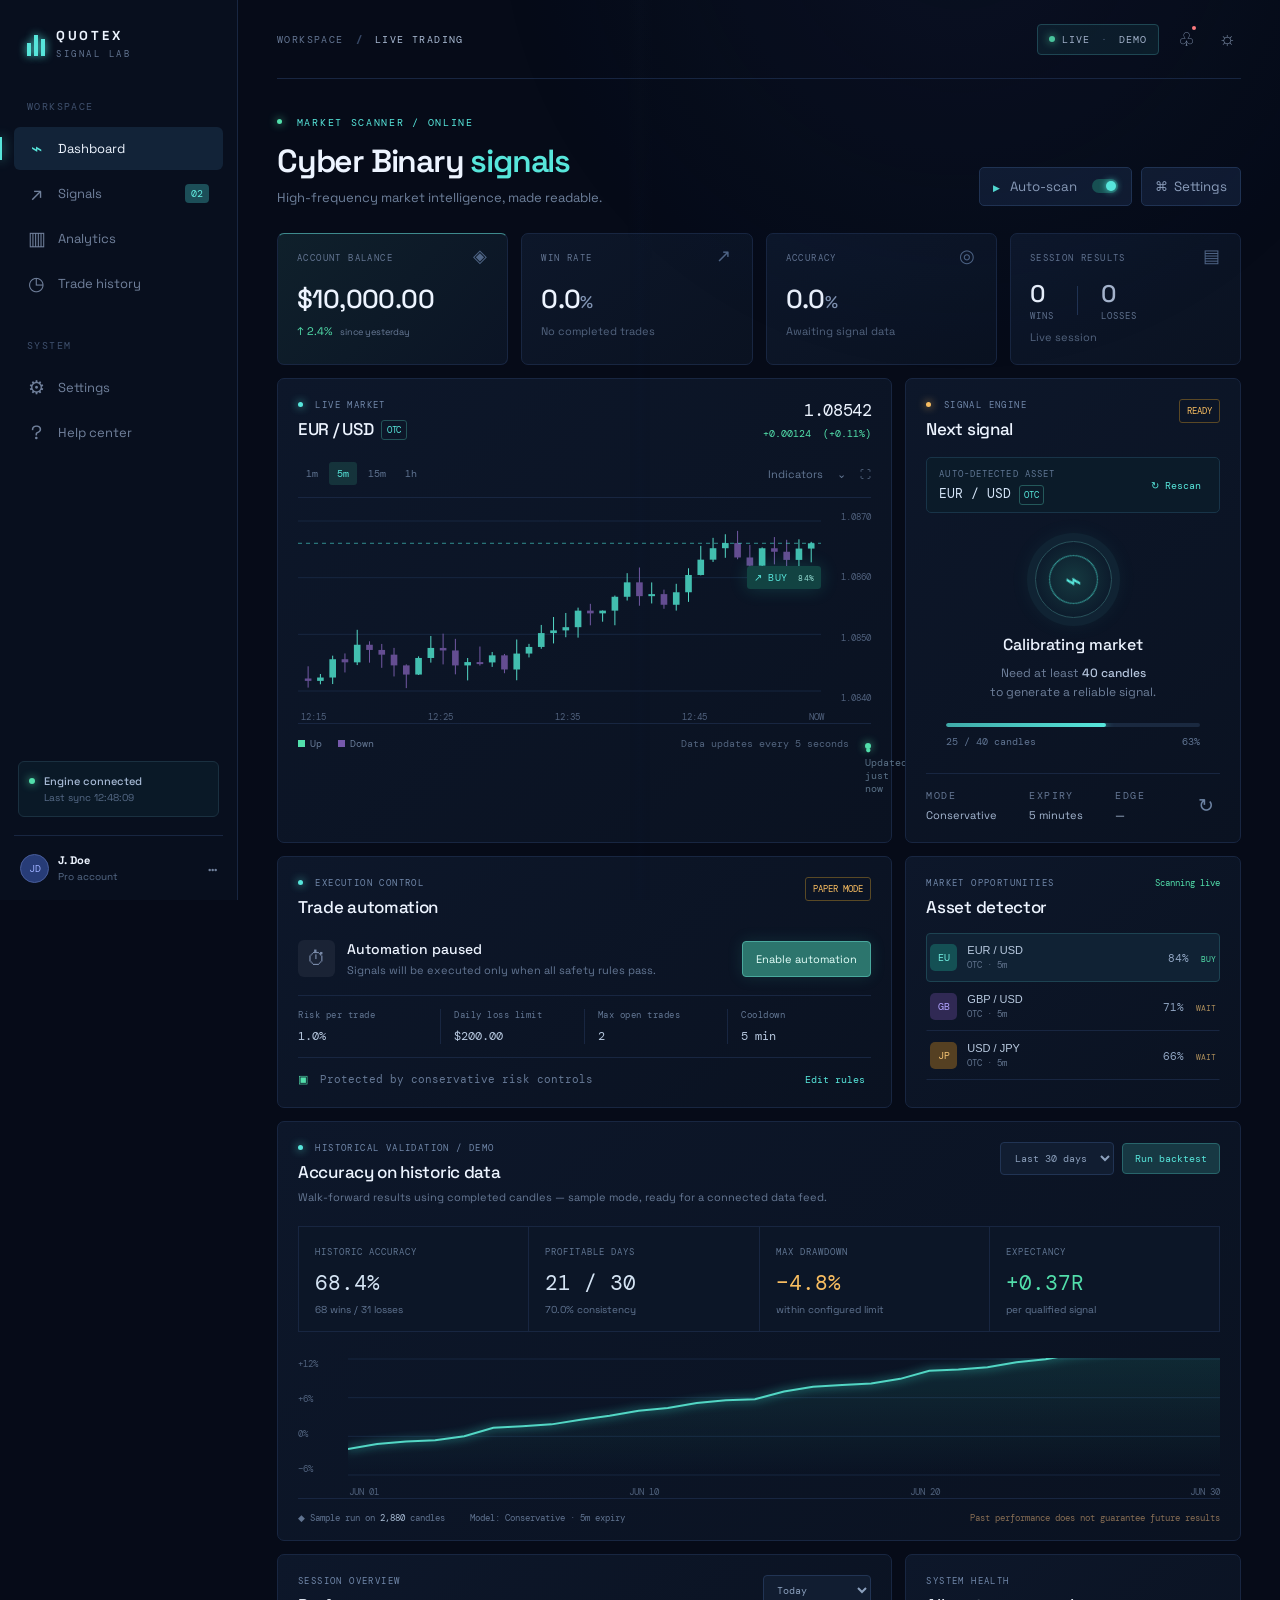
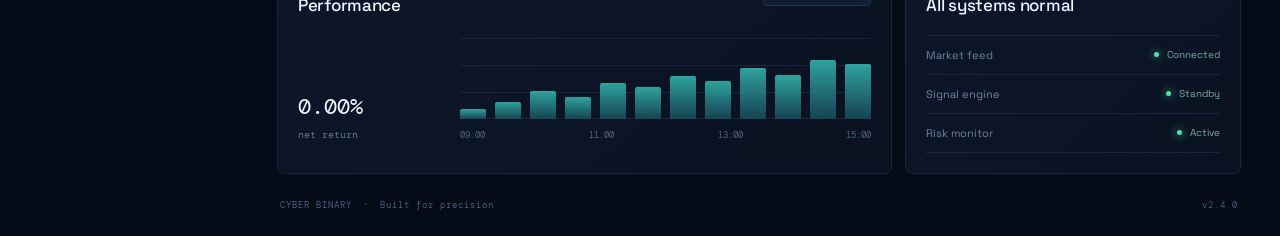
<file: index.html>
<!doctype html>
<html lang="en">
  <head>
    <meta charset="UTF-8" />
    <meta name="viewport" content="width=device-width, initial-scale=1.0" />
    <meta name="theme-color" content="#060b18" />
    <title>Quotex Signal Lab — Cyber Binary</title>
    <link rel="preconnect" href="https://fonts.googleapis.com" />
    <link rel="preconnect" href="https://fonts.gstatic.com" crossorigin />
    <link href="https://fonts.googleapis.com/css2?family=DM+Mono:wght@400;500&family=Space+Grotesk:wght@400;500;600;700&display=swap" rel="stylesheet" />
    <link rel="stylesheet" href="styles.css" />
  </head>
  <body>
    <div class="shell">
      <aside class="sidebar">
        <div class="brand">
          <div class="brand-mark"><span></span><span></span><span></span></div>
          <div><strong>QUOTEX</strong><small>SIGNAL LAB</small></div>
        </div>
        <div class="side-label">WORKSPACE</div>
        <nav>
          <a class="nav-item active" href="#overview"><span class="nav-icon">⌁</span>Dashboard</a>
          <a class="nav-item" href="#signals"><span class="nav-icon">↗</span>Signals <b class="nav-badge">02</b></a>
          <a class="nav-item" href="#analytics"><span class="nav-icon">▥</span>Analytics</a>
          <a class="nav-item" href="#history"><span class="nav-icon">◷</span>Trade history</a>
        </nav>
        <div class="side-label settings-label">SYSTEM</div>
        <nav>
          <a class="nav-item" href="#settings"><span class="nav-icon">⚙</span>Settings</a>
          <a class="nav-item" href="#help"><span class="nav-icon">?</span>Help center</a>
        </nav>
        <div class="sidebar-footer">
          <div class="connection"><i></i><span><b>Engine connected</b><small>Last sync 12:48:09</small></span></div>
          <div class="profile"><div class="avatar">JD</div><span><b>J. Doe</b><small>Pro account</small></span><span class="dots">···</span></div>
        </div>
      </aside>

      <main class="main" id="overview">
        <header class="topbar">
          <div class="crumbs"><span>WORKSPACE</span><b>/</b><strong>LIVE TRADING</strong></div>
          <div class="top-actions"><div class="live-pill"><i></i>LIVE <span>·</span> DEMO</div><button class="icon-btn" aria-label="Notifications">♧<em></em></button><button class="icon-btn" aria-label="Theme">☼</button></div>
        </header>

        <section class="hero">
          <div><div class="eyebrow"><span class="green-dot"></span> MARKET SCANNER / ONLINE</div><h1>Cyber Binary <span>signals</span></h1><p>High-frequency market intelligence, made readable.</p></div>
          <div class="hero-controls"><button class="control-btn" id="autoScanBtn"><span class="play">▶</span> Auto-scan <span class="switch on"><i></i></span></button><button class="control-btn" id="settingsBtn">⌘&nbsp; Settings</button></div>
        </section>

        <section class="stats-grid">
          <article class="stat-card accent"><div class="stat-top"><span>ACCOUNT BALANCE</span><span class="stat-icon">◈</span></div><div class="stat-value">$10,000.00</div><div class="stat-foot positive">↑ 2.4% <small>since yesterday</small></div></article>
          <article class="stat-card"><div class="stat-top"><span>WIN RATE</span><span class="stat-icon">↗</span></div><div class="stat-value">0.0<span class="unit">%</span></div><div class="stat-foot muted">No completed trades</div></article>
          <article class="stat-card"><div class="stat-top"><span>ACCURACY</span><span class="stat-icon">◎</span></div><div class="stat-value">0.0<span class="unit">%</span></div><div class="stat-foot muted">Awaiting signal data</div></article>
          <article class="stat-card compact"><div class="stat-top"><span>SESSION RESULTS</span><span class="stat-icon">▤</span></div><div class="result-row"><div><strong>0</strong><small>WINS</small></div><div class="result-divider"></div><div><strong class="loss">0</strong><small>LOSSES</small></div></div><div class="stat-foot muted">Live session</div></article>
        </section>

        <section class="workspace-grid">
          <article class="panel chart-panel">
            <div class="panel-header"><div><div class="panel-kicker"><span class="pulse"></span> LIVE MARKET</div><h2>EUR / USD <span class="pair-tag">OTC</span></h2></div><div class="market-price"><strong id="price">1.08542</strong><span class="positive">+0.00124&nbsp; (+0.11%)</span></div></div>
            <div class="chart-toolbar"><div class="timeframes"><button>1m</button><button class="selected">5m</button><button>15m</button><button>1h</button></div><div class="chart-tools"><span>Indicators</span><span>⌄</span><span>⛶</span></div></div>
            <div class="chart-wrap"><canvas id="chart" aria-label="EUR USD live candlestick chart"></canvas><div class="chart-axis"><span>1.0870</span><span>1.0860</span><span>1.0850</span><span>1.0840</span></div><div class="chart-time"><span>12:15</span><span>12:25</span><span>12:35</span><span>12:45</span><span>NOW</span></div><div class="chart-overlay"><span class="signal-marker">↗ BUY <small>84%</small></span></div></div>
            <div class="chart-footer"><span><i class="legend candle-up"></i>Up</span><span><i class="legend candle-down"></i>Down</span><span class="foot-note">Data updates every 5 seconds</span><span class="last-update">● Updated just now</span></div>
          </article>

          <article class="panel signal-panel" id="signals"><div class="panel-header signal-heading"><div><div class="panel-kicker"><span class="pulse amber"></span> SIGNAL ENGINE</div><h2>Next signal</h2></div><span class="confidence">READY</span></div><div class="asset-detect"><div><span class="asset-label">AUTO-DETECTED ASSET</span><strong id="assetName">EUR / USD <small>OTC</small></strong></div><button id="rescanBtn">↻ Rescan</button></div><div class="signal-empty"><div class="orb"><div class="orb-inner"><span>⌁</span></div></div><h3>Calibrating market</h3><p>Need at least <strong>40 candles</strong><br />to generate a reliable signal.</p><div class="progress-line"><span style="width: 63%"></span></div><div class="progress-label"><span>25 / 40 candles</span><span>63%</span></div></div><div class="signal-meta"><div><span>MODE</span><b>Conservative</b></div><div><span>EXPIRY</span><b>5 minutes</b></div><div><span>EDGE</span><b>—</b></div><button class="refresh" aria-label="Refresh scan">↻</button></div></article>
        </section>

        <section class="automation-grid" id="automation">
          <article class="panel automation-panel"><div class="panel-header"><div><div class="panel-kicker"><span class="pulse"></span> EXECUTION CONTROL</div><h2>Trade automation</h2></div><div class="paper-badge">PAPER MODE</div></div>
            <div class="automation-status"><div class="automation-icon">⏱</div><div><strong id="automationState">Automation paused</strong><p>Signals will be executed only when all safety rules pass.</p></div><button class="primary-btn" id="automationToggle">Enable automation</button></div>
            <div class="guardrails"><div><span>Risk per trade</span><b>1.0%</b></div><div><span>Daily loss limit</span><b>$200.00</b></div><div><span>Max open trades</span><b>2</b></div><div><span>Cooldown</span><b>5 min</b></div></div>
            <div class="safety-note">▣ <span>Protected by conservative risk controls</span><button id="editRisk">Edit rules</button></div>
          </article>
          <article class="panel watchlist-panel"><div class="panel-header"><div><div class="panel-kicker">MARKET OPPORTUNITIES</div><h2>Asset detector</h2></div><span class="scan-time">Scanning live</span></div>
            <div class="asset-list"><button class="asset-row selected" data-asset="EUR / USD" data-price="1.08542"><span class="asset-symbol">EU</span><span><b>EUR / USD</b><small>OTC · 5m</small></span><strong>84% <i>BUY</i></strong></button><button class="asset-row" data-asset="GBP / USD" data-price="1.26831"><span class="asset-symbol purple">GB</span><span><b>GBP / USD</b><small>OTC · 5m</small></span><strong>71% <i class="neutral">WAIT</i></strong></button><button class="asset-row" data-asset="USD / JPY" data-price="156.822"><span class="asset-symbol amber-icon">JP</span><span><b>USD / JPY</b><small>OTC · 5m</small></span><strong>66% <i class="neutral">WAIT</i></strong></button></div>
          </article>
        </section>

        <section class="backtest-panel panel" id="history">
          <div class="panel-header"><div><div class="panel-kicker"><span class="pulse"></span> HISTORICAL VALIDATION / DEMO</div><h2>Accuracy on historic data</h2><p class="panel-subtitle">Walk-forward results using completed candles — sample mode, ready for a connected data feed.</p></div><div class="backtest-controls"><select id="historyRange"><option value="7">Last 7 days</option><option value="30" selected>Last 30 days</option><option value="90">Last 90 days</option></select><button class="run-backtest" id="runBacktest">Run backtest</button></div></div>
          <div class="history-metrics"><div><span>HISTORIC ACCURACY</span><strong id="historyAccuracy">68.4%</strong><small>68 wins / 31 losses</small></div><div><span>PROFITABLE DAYS</span><strong id="profitableDays">21 / 30</strong><small>70.0% consistency</small></div><div><span>MAX DRAWDOWN</span><strong class="amber-text">−4.8%</strong><small>within configured limit</small></div><div><span>EXPECTANCY</span><strong class="green-text">+0.37R</strong><small>per qualified signal</small></div></div>
          <div class="history-chart"><div class="history-y"><span>+12%</span><span>+6%</span><span>0%</span><span>−6%</span></div><canvas id="historyCanvas"></canvas><div class="history-x"><span>JUN 01</span><span>JUN 10</span><span>JUN 20</span><span>JUN 30</span></div></div>
          <div class="history-foot"><span>◆ Sample run on <b id="candleCount">2,880</b> candles</span><span>Model: Conservative · 5m expiry</span><span class="disclaimer">Past performance does not guarantee future results</span></div>
        </section>
        <section class="lower-grid" id="analytics"><article class="panel performance"><div class="panel-header"><div><div class="panel-kicker">SESSION OVERVIEW</div><h2>Performance</h2></div><select><option>Today</option><option>This week</option></select></div><div class="performance-body"><div class="big-zero">0.00% <small>net return</small></div><div class="bar-chart"><div class="bar-grid"><i></i><i></i><i></i><i></i></div><div class="bars"><span style="height:13%"></span><span style="height:21%"></span><span style="height:35%"></span><span style="height:27%"></span><span style="height:45%"></span><span style="height:40%"></span><span style="height:53%"></span><span style="height:47%"></span><span style="height:63%"></span><span style="height:55%"></span><span style="height:73%"></span><span style="height:68%"></span></div><div class="bar-labels"><span>09:00</span><span>11:00</span><span>13:00</span><span>15:00</span></div></div></div></article><article class="panel quick-stats"><div class="panel-kicker">SYSTEM HEALTH</div><h2>All systems normal</h2><div class="health-list"><div><span>Market feed</span><b><i></i> Connected</b></div><div><span>Signal engine</span><b><i></i> Standby</b></div><div><span>Risk monitor</span><b><i></i> Active</b></div></div></article></section>
        <footer id="history">CYBER BINARY <span>•</span> Built for precision <span class="footer-right">v2.4.0</span></footer>
      </main>
    </div>
    <script src="app.js"></script>
  </body>
</html>
</file>
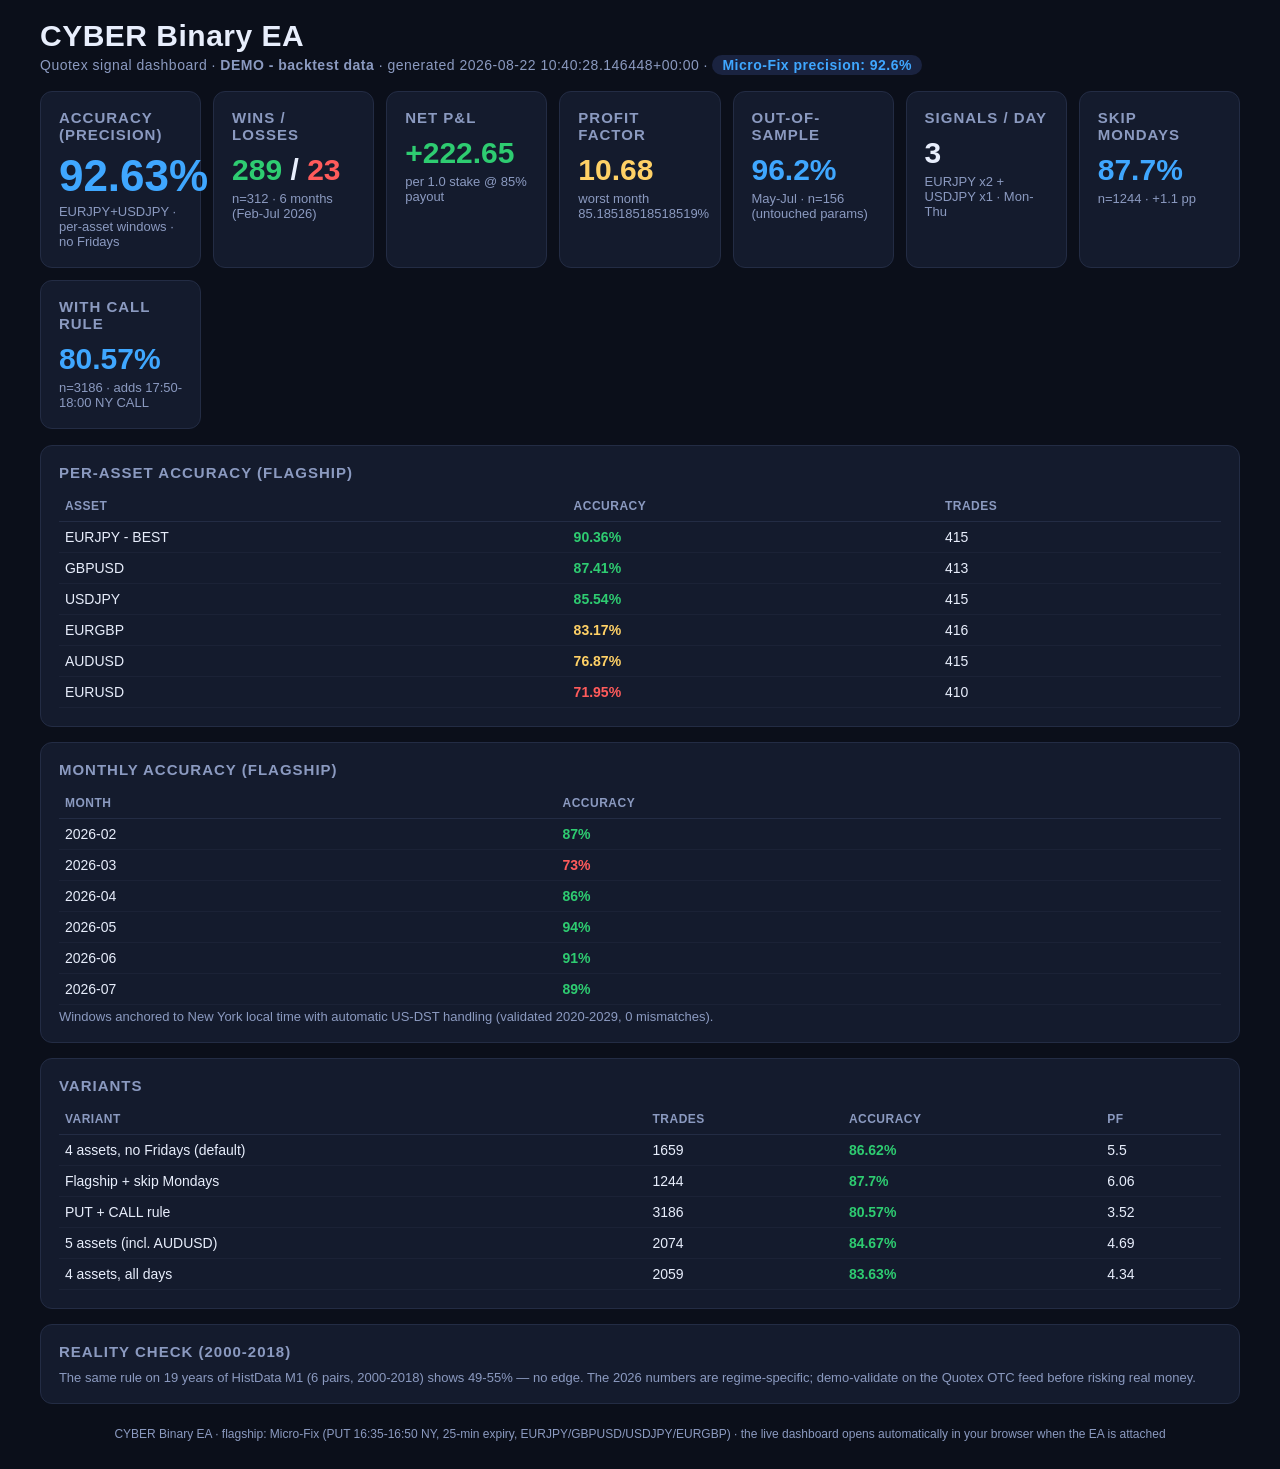
<file: dashboard/dashboard.html>
<!DOCTYPE html><html><head><meta charset='utf-8'>
<title>CYBER Binary EA - Quotex Signal Dashboard (demo)</title>
<style>

:root{--bg:#0b0f1a;--card:#141b2d;--line:#232c44;--txt:#e8eefc;--mut:#8b9ac0;
--win:#2ecc71;--loss:#ff5b5b;--acc:#3fa7ff;--put:#ff9f43;--call:#2ecc71;--gold:#ffd166}
*{box-sizing:border-box;margin:0;padding:0}
body{background:var(--bg);color:var(--txt);font-family:'Segoe UI',Arial,sans-serif;
padding:clamp(8px,1.5vw,24px);min-height:100vh}
.wrap{max-width:1200px;margin:0 auto;display:flex;flex-direction:column;gap:clamp(8px,1.2vw,16px)}
h1{font-size:clamp(18px,2.6vw,30px);letter-spacing:.5px}
h1 .sub{display:block;font-size:clamp(11px,1.3vw,14px);color:var(--mut);font-weight:400;margin-top:2px}
.grid{display:grid;grid-template-columns:repeat(auto-fit,minmax(150px,1fr));gap:clamp(6px,1vw,12px)}
.card{background:var(--card);border:1px solid var(--line);border-radius:12px;padding:clamp(10px,1.4vw,18px)}
.card h2{font-size:clamp(12px,1.4vw,15px);color:var(--mut);font-weight:600;text-transform:uppercase;
letter-spacing:1px;margin-bottom:clamp(6px,.8vw,10px)}
.big{font-size:clamp(26px,4vw,44px);font-weight:700;line-height:1.05}
.num{font-size:clamp(18px,2.6vw,30px);font-weight:700}
.small{font-size:clamp(10px,1.2vw,13px);color:var(--mut);margin-top:4px}
.win{color:var(--win)}.loss{color:var(--loss)}.acc{color:var(--acc)}
.gold{color:var(--gold)}.muted{color:var(--mut)}
.badge{display:inline-block;padding:2px 10px;border-radius:20px;font-size:clamp(11px,1.3vw,14px);
font-weight:600;background:#1a2340;color:var(--acc)}
table{width:100%;border-collapse:collapse;font-size:clamp(11px,1.2vw,14px)}
th{color:var(--mut);text-align:left;padding:8px 6px;border-bottom:1px solid var(--line);
text-transform:uppercase;font-size:clamp(10px,1.1vw,12px);letter-spacing:.5px}
td{padding:7px 6px;border-bottom:1px solid #1b2236}
.call{color:var(--call);font-weight:600}.put{color:var(--put);font-weight:600}
.win{color:var(--win);font-weight:700}.loss{color:var(--loss);font-weight:700}
.pend{color:var(--mut)}.tie{color:var(--gold)}
.foot{margin-top:auto;text-align:center;color:var(--mut);font-size:clamp(10px,1.1vw,12px);padding:8px}
@media(max-width:560px){.grid{grid-template-columns:repeat(2,1fr)}}

</style></head><body><div class='wrap'>
<h1>CYBER Binary EA<span class='sub'>Quotex signal dashboard &middot; <b>DEMO - backtest data</b> &middot; generated 2026-08-22 10:40:28.146448+00:00 &middot; <span class='badge'>Micro-Fix precision: 92.6%</span></span></h1>
<div class='grid'>
<div class='card'><h2>Accuracy (precision)</h2><div class='big'><span class='acc'>92.63%</span></div><div class='small'>EURJPY+USDJPY &middot; per-asset windows &middot; no Fridays</div></div>
<div class='card'><h2>Wins / Losses</h2><div class='num'><span class='win'>289</span> / <span class='loss'>23</span></div><div class='small'>n=312 &middot; 6 months (Feb-Jul 2026)</div></div>
<div class='card'><h2>Net P&amp;L</h2><div class='num'><span class='win'>+222.65</span></div><div class='small'>per 1.0 stake @ 85% payout</div></div>
<div class='card'><h2>Profit factor</h2><div class='num'><span class='gold'>10.68</span></div><div class='small'>worst month 85.18518518518519%</div></div>
<div class='card'><h2>Out-of-sample</h2><div class='num'><span class='acc'>96.2%</span></div><div class='small'>May-Jul &middot; n=156 (untouched params)</div></div>
<div class='card'><h2>Signals / day</h2><div class='num'><span class='num'>3</span></div><div class='small'>EURJPY x2 + USDJPY x1 &middot; Mon-Thu</div></div>
<div class='card'><h2>Skip Mondays</h2><div class='num'><span class='acc'>87.7%</span></div><div class='small'>n=1244 &middot; +1.1 pp</div></div>
<div class='card'><h2>With CALL rule</h2><div class='num'><span class='acc'>80.57%</span></div><div class='small'>n=3186 &middot; adds 17:50-18:00 NY CALL</div></div>
</div>
<div class='card'><h2>Per-asset accuracy (flagship)</h2><table><thead><tr><th>Asset</th><th>Accuracy</th><th>Trades</th></tr></thead><tbody>
<tr><td>EURJPY - BEST</td><td class='win'><b>90.36%</b></td><td>415</td></tr>
<tr><td>GBPUSD</td><td class='win'><b>87.41%</b></td><td>413</td></tr>
<tr><td>USDJPY</td><td class='win'><b>85.54%</b></td><td>415</td></tr>
<tr><td>EURGBP</td><td class='gold'><b>83.17%</b></td><td>416</td></tr>
<tr><td>AUDUSD</td><td class='gold'><b>76.87%</b></td><td>415</td></tr>
<tr><td>EURUSD</td><td class='loss'><b>71.95%</b></td><td>410</td></tr>
</tbody></table></div>
<div class='card'><h2>Monthly accuracy (flagship)</h2><table><thead><tr><th>Month</th><th>Accuracy</th></tr></thead><tbody>
<tr><td>2026-02</td><td class='win'><b>87%</b></td></tr>
<tr><td>2026-03</td><td class='loss'><b>73%</b></td></tr>
<tr><td>2026-04</td><td class='win'><b>86%</b></td></tr>
<tr><td>2026-05</td><td class='win'><b>94%</b></td></tr>
<tr><td>2026-06</td><td class='win'><b>91%</b></td></tr>
<tr><td>2026-07</td><td class='win'><b>89%</b></td></tr>
</tbody></table>
<div class='small'>Windows anchored to New York local time with automatic US-DST handling (validated 2020-2029, 0 mismatches).</div></div>
<div class='card'><h2>Variants</h2><table><thead><tr><th>Variant</th><th>Trades</th><th>Accuracy</th><th>PF</th></tr></thead><tbody>
<tr><td>4 assets, no Fridays (default)</td><td>1659</td><td class='win'><b>86.62%</b></td><td>5.5</td></tr>
<tr><td>Flagship + skip Mondays</td><td>1244</td><td class='win'><b>87.7%</b></td><td>6.06</td></tr>
<tr><td>PUT + CALL rule</td><td>3186</td><td class='win'><b>80.57%</b></td><td>3.52</td></tr>
<tr><td>5 assets (incl. AUDUSD)</td><td>2074</td><td class='win'><b>84.67%</b></td><td>4.69</td></tr>
<tr><td>4 assets, all days</td><td>2059</td><td class='win'><b>83.63%</b></td><td>4.34</td></tr>
</tbody></table></div>
<div class='card'><h2>Reality check (2000-2018)</h2><div class='small'>The same rule on 19 years of HistData M1 (6 pairs, 2000-2018) shows 49-55% — no edge. The 2026 numbers are regime-specific; demo-validate on the Quotex OTC feed before risking real money.</div></div>
<div class='foot'>CYBER Binary EA &middot; flagship: Micro-Fix (PUT 16:35-16:50 NY, 25-min expiry, EURJPY/GBPUSD/USDJPY/EURGBP) &middot; the live dashboard opens automatically in your browser when the EA is attached</div>
</div></body></html>
</file>
<file: styles.css>
:root{--bg:#060b18;--panel:#0c1425;--panel2:#0a1120;--line:#182641;--line2:#213454;--text:#edf4ff;--muted:#71819c;--dim:#4c5c78;--cyan:#57e6db;--green:#52dfab;--amber:#f8bd61;--purple:#907dff}*{box-sizing:border-box}html{scroll-behavior:smooth}body{margin:0;background:var(--bg);color:var(--text);font-family:'Space Grotesk',sans-serif;font-size:13px}body:before{content:"";position:fixed;inset:0;pointer-events:none;background:radial-gradient(circle at 75% -10%,#17264b44,transparent 34%),linear-gradient(90deg,#fff0 0 49%,#24335408 50%,#fff0 51%);opacity:.8}.shell{display:flex;min-height:100vh}.sidebar{width:238px;flex:none;border-right:1px solid var(--line);background:#080f1e;padding:27px 14px 17px;display:flex;flex-direction:column;position:fixed;top:0;bottom:0}.brand{display:flex;align-items:center;gap:11px;padding:0 13px 39px}.brand strong{font-size:13px;letter-spacing:2.7px;font-weight:700;display:block}.brand small{font:9px 'DM Mono';letter-spacing:2.5px;color:#647693}.brand-mark{display:flex;gap:3px;height:24px;align-items:end}.brand-mark span{display:block;width:4px;background:var(--cyan);box-shadow:0 0 9px var(--cyan)}.brand-mark span:nth-child(1){height:13px}.brand-mark span:nth-child(2){height:21px}.brand-mark span:nth-child(3){height:17px}.side-label,.panel-kicker,.stat-top,.crumbs,.signal-meta span{font:10px 'DM Mono',monospace;letter-spacing:1.4px;color:#647693}.side-label{padding:0 13px 12px;color:#3f506d}.settings-label{margin-top:32px}.nav-item{height:43px;padding:0 14px;display:flex;align-items:center;gap:13px;color:#71819c;text-decoration:none;border-radius:6px;margin:2px 0;position:relative}.nav-item:hover{background:#101c31;color:#c9d8ee}.nav-item.active{background:#122338;color:#eef5ff}.nav-item.active:before{content:"";position:absolute;left:-14px;top:10px;bottom:10px;width:2px;background:var(--cyan);box-shadow:0 0 12px var(--cyan)}.nav-icon{font-size:19px;width:17px;text-align:center;color:#71819c}.active .nav-icon{color:var(--cyan)}.nav-badge{margin-left:auto;background:#1c4e58;color:#63ede2;padding:3px 6px;border-radius:4px;font:10px 'DM Mono'}.sidebar-footer{margin-top:auto}.connection{border:1px solid #1a3040;background:#0a1927;border-radius:6px;padding:12px 10px;display:flex;gap:9px;align-items:flex-start;margin:0 4px 18px}.connection i,.live-pill i,.last-update,.health-list i{display:inline-block;width:6px;height:6px;border-radius:50%;background:var(--green);box-shadow:0 0 8px var(--green);margin-top:4px}.connection b,.connection small,.profile b,.profile small{display:block}.connection b{font-size:11px;font-weight:500;color:#a6b9d4}.connection small,.profile small{font-size:10px;color:#566a87;margin-top:3px}.profile{border-top:1px solid var(--line);padding:17px 6px 0;display:flex;align-items:center;gap:9px}.avatar{background:#273c77;color:#9cafff;border:1px solid #485d9b;width:29px;height:29px;border-radius:50%;display:grid;place-items:center;font:10px 'DM Mono'}.profile b{font-size:11px}.dots{margin-left:auto;color:#71819c;font-size:18px}.main{margin-left:238px;max-width:1500px;width:calc(100% - 238px);padding:0 39px 25px}.topbar{height:79px;border-bottom:1px solid var(--line);display:flex;align-items:center;justify-content:space-between}.crumbs{display:flex;gap:12px;align-items:center;font-size:10px}.crumbs b{color:#374866}.crumbs strong{color:#a9bad3;font-weight:400}.top-actions{display:flex;align-items:center;gap:14px}.live-pill{font:10px 'DM Mono';letter-spacing:1px;color:#b4c4db;border:1px solid #204c55;background:#0b1c27;padding:8px 11px;border-radius:4px}.live-pill i{margin:0 7px 1px 0}.live-pill span{color:#536782;margin:0 4px}.icon-btn{color:#7c8da8;background:transparent;border:0;font-size:19px;position:relative;padding:5px}.icon-btn em{width:4px;height:4px;background:#fb797e;border-radius:50%;position:absolute;right:4px;top:3px}.hero{padding:37px 0 27px;display:flex;justify-content:space-between;align-items:end}.eyebrow{font:10px 'DM Mono';letter-spacing:1.7px;color:var(--cyan);margin-bottom:12px}.green-dot{display:inline-block;width:5px;height:5px;background:var(--green);border-radius:50%;margin:0 7px 2px 0;box-shadow:0 0 8px var(--green)}h1{font-size:32px;letter-spacing:-1.2px;margin:0;font-weight:600}h1 span{color:var(--cyan)}.hero p{margin:8px 0 0;color:#6e809b}.hero-controls{display:flex;gap:9px}.control-btn{color:#92a4c1;background:#101b31;border:1px solid var(--line2);padding:10px 13px;border-radius:5px;font-family:inherit}.play{font-size:9px;color:var(--cyan);margin-right:7px}.switch{display:inline-block;width:26px;height:14px;background:#263450;border-radius:20px;vertical-align:-2px;margin-left:12px;position:relative}.switch i{position:absolute;width:10px;height:10px;border-radius:50%;background:#637898;top:2px;left:2px}.switch.on{background:#174f52}.switch.on i{left:14px;background:var(--cyan);box-shadow:0 0 7px var(--cyan)}.stats-grid{display:grid;grid-template-columns:repeat(4,1fr);gap:13px}.stat-card,.panel{background:linear-gradient(140deg,#0d172a,#0a1221);border:1px solid var(--line);border-radius:7px}.stat-card{padding:18px 19px 16px;min-height:132px}.stat-card.accent{border-top-color:#3e8a8d;background:linear-gradient(130deg,#0f202b,#0b1425)}.stat-top{display:flex;justify-content:space-between;font-size:9px}.stat-icon{font-family:Arial;color:#506687;font-size:18px;line-height:9px}.stat-value{font-size:26px;font-weight:500;letter-spacing:-.6px;margin-top:18px}.unit{font-size:17px;color:#8194b3}.stat-foot{font-size:11px;margin-top:8px}.positive{color:var(--green)}.stat-foot small{color:#697b97;margin-left:5px}.muted{color:#53647f}.result-row{display:flex;align-items:center;margin-top:14px;gap:23px}.result-row strong{font-size:24px;font-weight:500}.result-row small{display:block;color:#61738f;font:9px 'DM Mono';letter-spacing:1px;margin-top:1px}.result-divider{height:29px;width:1px;background:var(--line2)}.result-row .loss{color:#a8b7cf}.workspace-grid{display:grid;grid-template-columns:minmax(0,1.65fr) minmax(290px,.9fr);gap:13px;margin-top:13px}.panel{padding:20px}.panel-header{display:flex;justify-content:space-between;align-items:flex-start}.panel-kicker{font-size:9px;color:#7188aa;margin-bottom:7px}.pulse{display:inline-block;width:5px;height:5px;border-radius:50%;background:var(--cyan);box-shadow:0 0 8px var(--cyan);margin:0 6px 1px 0}.pulse.amber{background:var(--amber);box-shadow:0 0 8px var(--amber)}h2{font-size:17px;margin:0;font-weight:500;letter-spacing:-.3px}.pair-tag{font:9px 'DM Mono';color:var(--cyan);border:1px solid #235358;border-radius:3px;padding:3px 5px;vertical-align:2px;margin-left:4px}.market-price{text-align:right}.market-price strong{display:block;font:17px 'DM Mono';letter-spacing:-.4px}.market-price span{font:10px 'DM Mono';display:block;margin-top:6px}.chart-toolbar{display:flex;justify-content:space-between;margin-top:22px;padding-bottom:12px;border-bottom:1px solid var(--line)}.timeframes{display:flex;gap:3px}.timeframes button{border:0;background:transparent;color:#5f7391;border-radius:3px;padding:5px 8px;font:10px 'DM Mono'}.timeframes button.selected{color:var(--cyan);background:#15333b}.chart-tools{color:#647895;display:flex;gap:14px;align-items:center;font-size:11px}.chart-wrap{height:225px;position:relative;padding:13px 50px 20px 0}.chart-wrap canvas{width:100%;height:100%;display:block}.chart-axis{position:absolute;right:0;top:13px;bottom:19px;display:flex;flex-direction:column;justify-content:space-between;color:#50617d;font:9px 'DM Mono'}.chart-time{position:absolute;left:3px;right:47px;bottom:0;display:flex;justify-content:space-between;color:#50617d;font:9px 'DM Mono'}.chart-overlay{position:absolute;right:50px;top:70px}.signal-marker{font:10px 'DM Mono';letter-spacing:.3px;background:#124342;color:var(--cyan);padding:5px 7px;border-radius:3px;box-shadow:0 0 18px #28cdbb33}.signal-marker small{color:#91d9cf;margin-left:5px}.chart-footer{display:flex;gap:16px;align-items:center;border-top:1px solid var(--line);padding-top:13px;color:#667995;font:10px 'DM Mono'}.legend{display:inline-block;width:7px;height:7px;margin-right:5px;background:var(--green)}.candle-down{background:#7659ac}.foot-note{margin-left:auto;color:#52647e}.last-update{color:#5a7187}.last-update::first-letter{color:var(--green)}.confidence{font:9px 'DM Mono';color:var(--amber);border:1px solid #5a4825;border-radius:3px;padding:5px 7px}.signal-panel{min-height:360px}.signal-empty{text-align:center;padding:28px 20px 25px}.orb{width:77px;height:77px;margin:0 auto 16px;border-radius:50%;display:grid;place-items:center;border:1px solid #29535c;background:radial-gradient(circle,#153940,#0d1d2d 68%,#101a2d);box-shadow:0 0 0 8px #102333,0 0 26px #40d7c322}.orb-inner{width:49px;height:49px;border:1px solid #39a8a2;border-radius:50%;display:grid;place-items:center;color:var(--cyan);font-size:28px;transform:rotate(45deg)}.orb-inner span{transform:rotate(-45deg)}.signal-empty h3{font-size:16px;margin:0 0 9px;font-weight:500}.signal-empty p{color:#6f809b;line-height:1.55;margin:0;font-size:12px}.signal-empty strong{color:#b5c5dd;font-weight:500}.progress-line{height:4px;background:#1a2940;border-radius:4px;margin:22px auto 8px;max-width:255px;overflow:hidden}.progress-line span{height:100%;display:block;background:linear-gradient(90deg,#3faaa8,var(--cyan));border-radius:5px;box-shadow:0 0 8px #45d9ce}.progress-label{display:flex;justify-content:space-between;max-width:255px;margin:auto;color:#607492;font:10px 'DM Mono'}.signal-meta{border-top:1px solid var(--line);display:flex;padding-top:15px;gap:32px;position:relative}.signal-meta div{display:flex;flex-direction:column;gap:6px}.signal-meta b{font-size:11px;color:#a6b8d2;font-weight:400}.refresh{margin-left:auto;border:0;background:transparent;color:#6c82a2;font-size:19px}.lower-grid{display:grid;grid-template-columns:1.65fr .9fr;gap:13px;margin-top:13px}.performance{min-height:220px}.performance select{background:#111d31;border:1px solid var(--line2);color:#8ba0bd;border-radius:4px;padding:7px 23px 7px 9px;font:10px 'DM Mono'}.performance-body{display:flex;gap:40px;align-items:end;margin-top:22px}.big-zero{font:22px 'DM Mono';min-width:122px}.big-zero small{display:block;color:#627490;font:10px 'DM Mono';margin-top:7px}.bar-chart{height:103px;flex:1;position:relative}.bar-grid{position:absolute;inset:0 0 22px;display:flex;flex-direction:column;justify-content:space-between}.bar-grid i{height:1px;background:#17253c;display:block}.bars{position:absolute;left:0;right:0;bottom:22px;height:81px;display:flex;align-items:end;gap:9px}.bars span{flex:1;background:linear-gradient(#36bcb4,#194b5a);border-radius:2px 2px 0 0;opacity:.85}.bar-labels{position:absolute;bottom:0;left:0;right:0;display:flex;justify-content:space-between;color:#50637f;font:9px 'DM Mono'}.quick-stats h2{margin:7px 0 19px}.health-list{border-top:1px solid var(--line)}.health-list div{display:flex;justify-content:space-between;padding:12px 0;border-bottom:1px solid var(--line);color:#71839f;font-size:11px}.health-list b{font-weight:400;color:#79a89f;font-size:10px}.health-list i{width:5px;height:5px;margin:0 5px 1px 0}footer{color:#4d5f7c;font:9px 'DM Mono';letter-spacing:1px;padding:25px 3px 0}footer span{color:#243651;margin:0 5px}.footer-right{float:right!important;color:#435775!important;margin:0!important}
@media(max-width:1000px){.sidebar{width:70px;padding:25px 10px}.brand{padding:0 13px 40px}.brand>div:last-child,.side-label,.nav-item:not(.active) .nav-icon~*,.nav-item{font-size:0}.nav-item{justify-content:center;padding:0}.nav-icon{font-size:20px}.nav-item.active:before{left:-10px}.connection,.profile span:not(.avatar){display:none}.profile{justify-content:center}.main{margin-left:70px;width:calc(100% - 70px);padding:0 22px}.stats-grid{grid-template-columns:repeat(2,1fr)}}
@media(max-width:700px){.main{padding:0 14px}.topbar{height:64px}.hero{display:block;padding:28px 0 22px}.hero h1{font-size:27px}.hero-controls{margin-top:18px}.stats-grid,.workspace-grid,.lower-grid{grid-template-columns:1fr}.stats-grid{gap:9px}.stat-card{min-height:120px}.workspace-grid,.lower-grid{margin-top:9px}.chart-panel{padding:15px 13px}.chart-wrap{height:205px}.signal-panel{min-height:0}.performance-body{gap:15px}.foot-note{display:none}.crumbs span,.crumbs b{display:none}.top-actions{gap:6px}}
/* automation and asset intelligence */
.asset-detect{display:flex;align-items:center;justify-content:space-between;margin:17px 0 0;padding:10px 12px;border:1px solid #183448;background:#0b1b29;border-radius:5px}.asset-label{display:block;font:9px 'DM Mono';letter-spacing:1.1px;color:#5f7693;margin-bottom:5px}.asset-detect strong{font:13px 'DM Mono';color:#d6e6f9}.asset-detect small{font-size:9px;color:var(--cyan);border:1px solid #24595b;padding:3px 4px;border-radius:3px}.asset-detect button,.safety-note button{border:0;background:transparent;color:var(--cyan);font:10px 'DM Mono';cursor:pointer}.automation-grid{display:grid;grid-template-columns:1.65fr .9fr;gap:13px;margin-top:13px}.automation-panel,.watchlist-panel{min-height:218px}.paper-badge{font:9px 'DM Mono';color:var(--amber);border:1px solid #594925;padding:5px 7px;border-radius:3px}.automation-status{display:flex;align-items:center;gap:12px;margin:22px 0 18px}.automation-icon{display:grid;place-items:center;width:37px;height:37px;border-radius:6px;background:#1a2335;color:#798aa8;font-size:19px}.automation-status strong{font-size:14px;font-weight:500}.automation-status p{color:#647794;font-size:11px;margin:5px 0 0}.primary-btn{margin-left:auto;background:#2c756d;color:#e4fffa;border:1px solid #49a89d;border-radius:4px;padding:10px 13px;font:11px 'Space Grotesk';cursor:pointer;box-shadow:0 0 16px #38c9ae24}.primary-btn:hover{background:#388d82}.primary-btn.active{background:#783f4a;border-color:#bd6b72}.guardrails{border-top:1px solid var(--line);border-bottom:1px solid var(--line);display:grid;grid-template-columns:repeat(4,1fr);padding:13px 0}.guardrails div{border-right:1px solid var(--line);padding-left:13px}.guardrails div:first-child{padding-left:0}.guardrails div:last-child{border:0}.guardrails span{display:block;color:#637794;font:9px 'DM Mono';letter-spacing:.5px}.guardrails b{display:block;color:#b6c7de;font:12px 'DM Mono';margin-top:7px}.safety-note{color:var(--green);font:11px 'DM Mono';padding-top:14px}.safety-note span{color:#667996;margin-left:5px}.safety-note button{float:right}.scan-time{font:9px 'DM Mono';color:var(--green)}.asset-list{margin-top:15px}.asset-row{width:100%;display:flex;align-items:center;gap:10px;text-align:left;background:transparent;color:inherit;border:1px solid transparent;border-bottom-color:var(--line);padding:10px 3px;cursor:pointer}.asset-row.selected{background:#102234;border-color:#1d4352;border-radius:4px}.asset-symbol{display:grid;place-items:center;width:27px;height:27px;background:#145054;border-radius:5px;color:#71eee1;font:10px 'DM Mono'}.asset-symbol.purple{background:#302954;color:#b1a3ff}.asset-symbol.amber-icon{background:#554022;color:#f5c373}.asset-row b{display:block;color:#b9cae0;font-size:11px;font-weight:500}.asset-row small{display:block;color:#61738d;font:9px 'DM Mono';margin-top:3px}.asset-row>strong{margin-left:auto;color:#90a5c2;font:11px 'DM Mono'}.asset-row strong i{font-style:normal;font-size:8px;color:var(--green);margin-left:5px}.asset-row strong i.neutral{color:#a98b59}@media(max-width:700px){.automation-grid{grid-template-columns:1fr}.guardrails{grid-template-columns:repeat(2,1fr);gap:13px}.guardrails div:nth-child(2){border:0}.guardrails div:nth-child(3){padding-left:0}.automation-status{align-items:flex-start;flex-wrap:wrap}.primary-btn{margin-left:49px}.asset-detect{margin-top:13px}}
.backtest-panel{margin-top:13px;padding-bottom:16px}.panel-subtitle{color:#667894;font-size:11px;margin:7px 0 0}.backtest-controls{display:flex;gap:8px;align-items:center}.backtest-controls select{background:#111d31;border:1px solid var(--line2);color:#8da1bd;border-radius:4px;padding:8px 10px;font:10px 'DM Mono'}.run-backtest{background:#173843;border:1px solid #28656b;color:var(--cyan);border-radius:4px;padding:8px 12px;font:10px 'DM Mono';cursor:pointer}.run-backtest:disabled{opacity:.6}.history-metrics{display:grid;grid-template-columns:repeat(4,1fr);gap:1px;background:var(--line);border:1px solid var(--line);margin-top:22px}.history-metrics>div{background:#0c1627;padding:15px 16px}.history-metrics span{font:9px 'DM Mono';letter-spacing:1px;color:#607592}.history-metrics strong{display:block;font:21px 'DM Mono';color:#d5e4f4;margin-top:10px}.history-metrics small{display:block;color:#617592;font-size:10px;margin-top:6px}.history-metrics .green-text{color:var(--green)}.history-metrics .amber-text{color:var(--amber)}.history-chart{height:152px;position:relative;padding:12px 0 22px 50px;margin-top:14px}.history-chart canvas{width:100%;height:100%;display:block}.history-y{position:absolute;left:0;top:12px;bottom:23px;display:flex;flex-direction:column;justify-content:space-between;color:#50627d;font:9px 'DM Mono'}.history-x{position:absolute;left:51px;right:0;bottom:0;display:flex;justify-content:space-between;color:#50627d;font:9px 'DM Mono'}.history-foot{border-top:1px solid var(--line);padding-top:13px;display:flex;gap:25px;color:#607390;font:9px 'DM Mono'}.history-foot b{color:#aabed7;font-weight:400}.disclaimer{margin-left:auto;color:#886e54}@media(max-width:700px){.backtest-controls{margin-top:15px}.panel-header{flex-wrap:wrap}.history-metrics{grid-template-columns:repeat(2,1fr)}.history-foot{display:block;line-height:2.2}.disclaimer{display:block}.history-chart{height:130px}}
</file>
